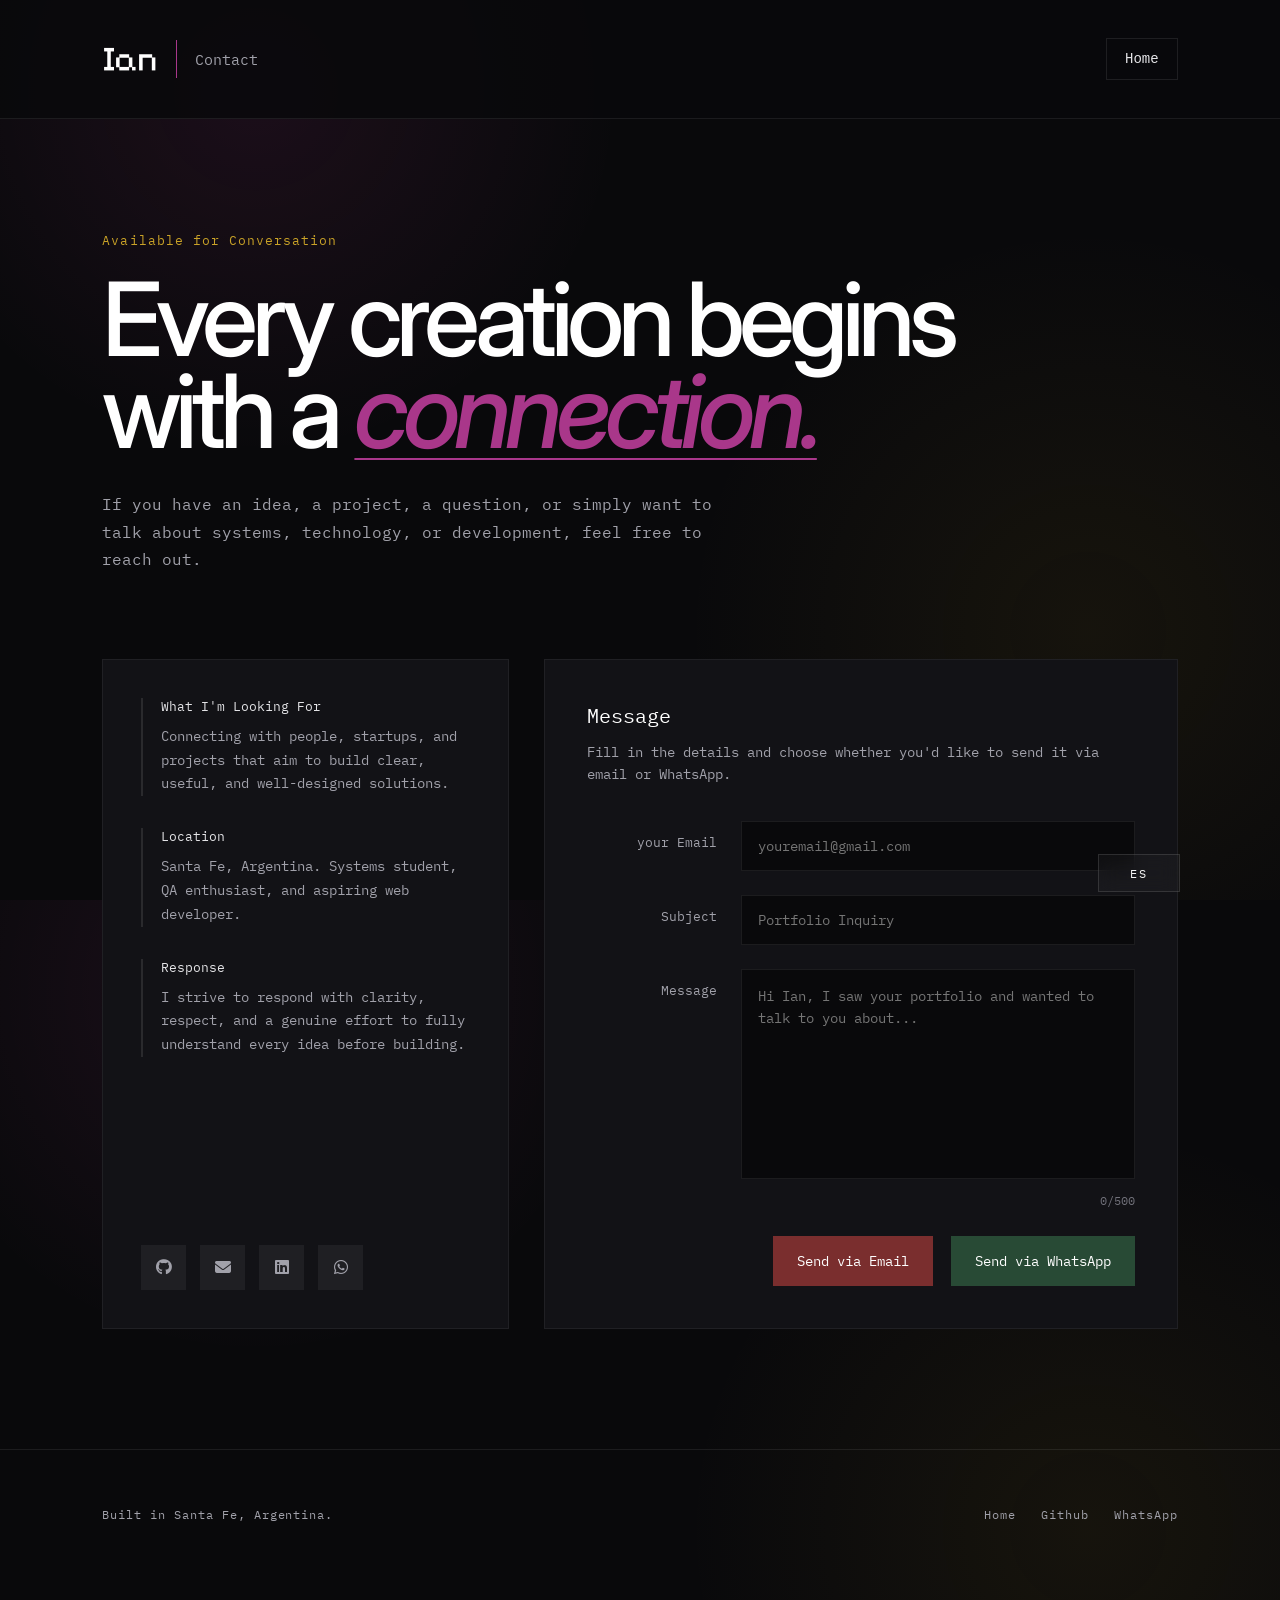
<file: contact.html>
<!DOCTYPE html>
<html lang="es">

<head>
    <meta charset="UTF-8">
    <meta name="viewport" content="width=device-width, initial-scale=1.0">
    <title>Contact | Ian</title>

    <meta name="description"
        content="Contact page of Ian Gómez Kurgansky. Personal portfolio, systems analysis, QA, and web development.">
    <meta name="author" content="Ian Gómez Kurgansky">
    <meta name="theme-color" content="#09090B">

    <link rel="stylesheet" href="style.css">

    <link rel="preconnect" href="https://fonts.googleapis.com">
    <link rel="preconnect" href="https://fonts.gstatic.com" crossorigin>
    <link
        href="https://fonts.googleapis.com/css2?family=IBM+Plex+Mono:wght@400;500&family=Inter:wght@400;500;600;700;800&family=Libre+Caslon+Condensed:wght@400;500;600;700&family=Pixelify+Sans:wght@400..700&family=Quicksand:wght@300;400;500;600;700&display=swap"
        rel="stylesheet">

    <link rel="stylesheet" href="https://cdnjs.cloudflare.com/ajax/libs/font-awesome/6.5.1/css/all.min.css">
    <link rel="icon" type="image/png" href="../img/favicon.png">
</head>

<body class="bodycontacto">
    <div class="contenedor-linea">
        <div class="linea-progreso"></div>
    </div>

    <header class="header-contacto">
        <nav class="nav-contacto">
            <a href="EN.html" class="marca-contacto">
                <span class="marca-eco">Ian</span>
                <span class="marca-linea"></span>
                <span class="marca-texto">Contact</span>
            </a>

            <a href="EN.html" class="volver-inicio">
                Home
            </a>
        </nav>
    </header>

    <main class="main-contacto">

        <section class="hero-contacto">
            <div class="contacto-etiqueta encantamiento" data-texto="Available for Conversation">
                Available for Conversation
            </div>
            <h1 class="titulo-contacto">
                Every creation begins with a <span>connection.</span>
            </h1>

            <p class="texto-contacto">
                If you have an idea, a project, a question, or simply want to talk about systems, technology, or
                development, feel free to reach out.
            </p>
        </section>

        <section class="zona-contacto">

            <aside class="panel-contacto">
                <div class="panel-bloque">
                    <span class="panel-titulo">What I'm Looking For</span>
                    <p>Connecting with people, startups, and projects that aim to build clear, useful, and well-designed
                        solutions.</p>
                </div>

                <div class="panel-bloque">
                    <span class="panel-titulo">Location</span>
                    <p>Santa Fe, Argentina. Systems student, QA enthusiast, and aspiring web developer.</p>
                </div>

                <div class="panel-bloque">
                    <span class="panel-titulo">Response</span>
                    <p>I strive to respond with clarity, respect, and a genuine effort to fully understand every idea
                        before building.
                    </p>
                </div>

                <div class="redes-contacto">
                    <a href="https://github.com/iangomezzky" target="_blank"><i class="fa-brands fa-github"></i></a>
                    <a href="https://mail.google.com/mail/?view=cm&fs=1&to=iangomezkurgansky@gmail.com"
                        target="_blank"><i class="fa-solid fa-envelope"></i></a>
                    <a href="https://www.linkedin.com/feed/" target="_blank"><i class="fa-brands fa-linkedin"></i></a>
                    <a href="https://wa.me/543425147213?text=Hola%20Ian,%20vi%20tu%20portfolio%20y%20quiero%20contactarte."
                        target="_blank"><i class="fa-brands fa-whatsapp"></i></a>
                </div>
            </aside>

            <section class="formcontacto-nuevo">
                <div class="form-header">
                    <span>Message</span>
                    <p>Fill in the details and choose whether you'd like to send it via email or WhatsApp.</p>
                </div>

                <div class="campo-contacto">
                    <label for="emailContacto">your Email</label>
                    <input id="emailContacto" type="email" placeholder="youremail@gmail.com">
                </div>

                <div class="campo-contacto">
                    <label for="asuntoContacto">Subject</label>
                    <input id="asuntoContacto" type="text" placeholder="Portfolio Inquiry">
                </div>

                <div class="campo-contacto">
                    <label for="mensajeContacto">Message</label>
                    <textarea id="mensajeContacto" maxlength="500"
                        placeholder="Hi Ian, I saw your portfolio and wanted to talk to you about..."></textarea>
                </div>

                <div class="contador-contacto">
                    <span id="contadorMensaje">0</span>/500
                </div>

                <div class="acciones-contacto">
                    <button type="button" id="enviarMail" class="btn-contacto btn-mail">
                        Send via Email
                    </button>

                    <button type="button" id="enviarWsp" class="btn-contacto btn-wsp">
                        Send via WhatsApp
                    </button>
                </div>
            </section>

        </section>

    </main>

    <footer class="footer-contacto">
        <div class="footer-contacto-info">
            <p>Built in Santa Fe, Argentina.</p>

            <div>
                <a href="EN.html">Home</a>
                <a href="https://github.com/iangomezzky" target="_blank">Github</a>
                <a href="https://wa.me/543425147213" target="_blank">WhatsApp</a>
            </div>
        </div>
    </footer>

    <a href="contacto.html" class="language-toggle">
        ES
    </a>

    <script src="jsportfolio.js"></script>
</body>

</html>
</file>
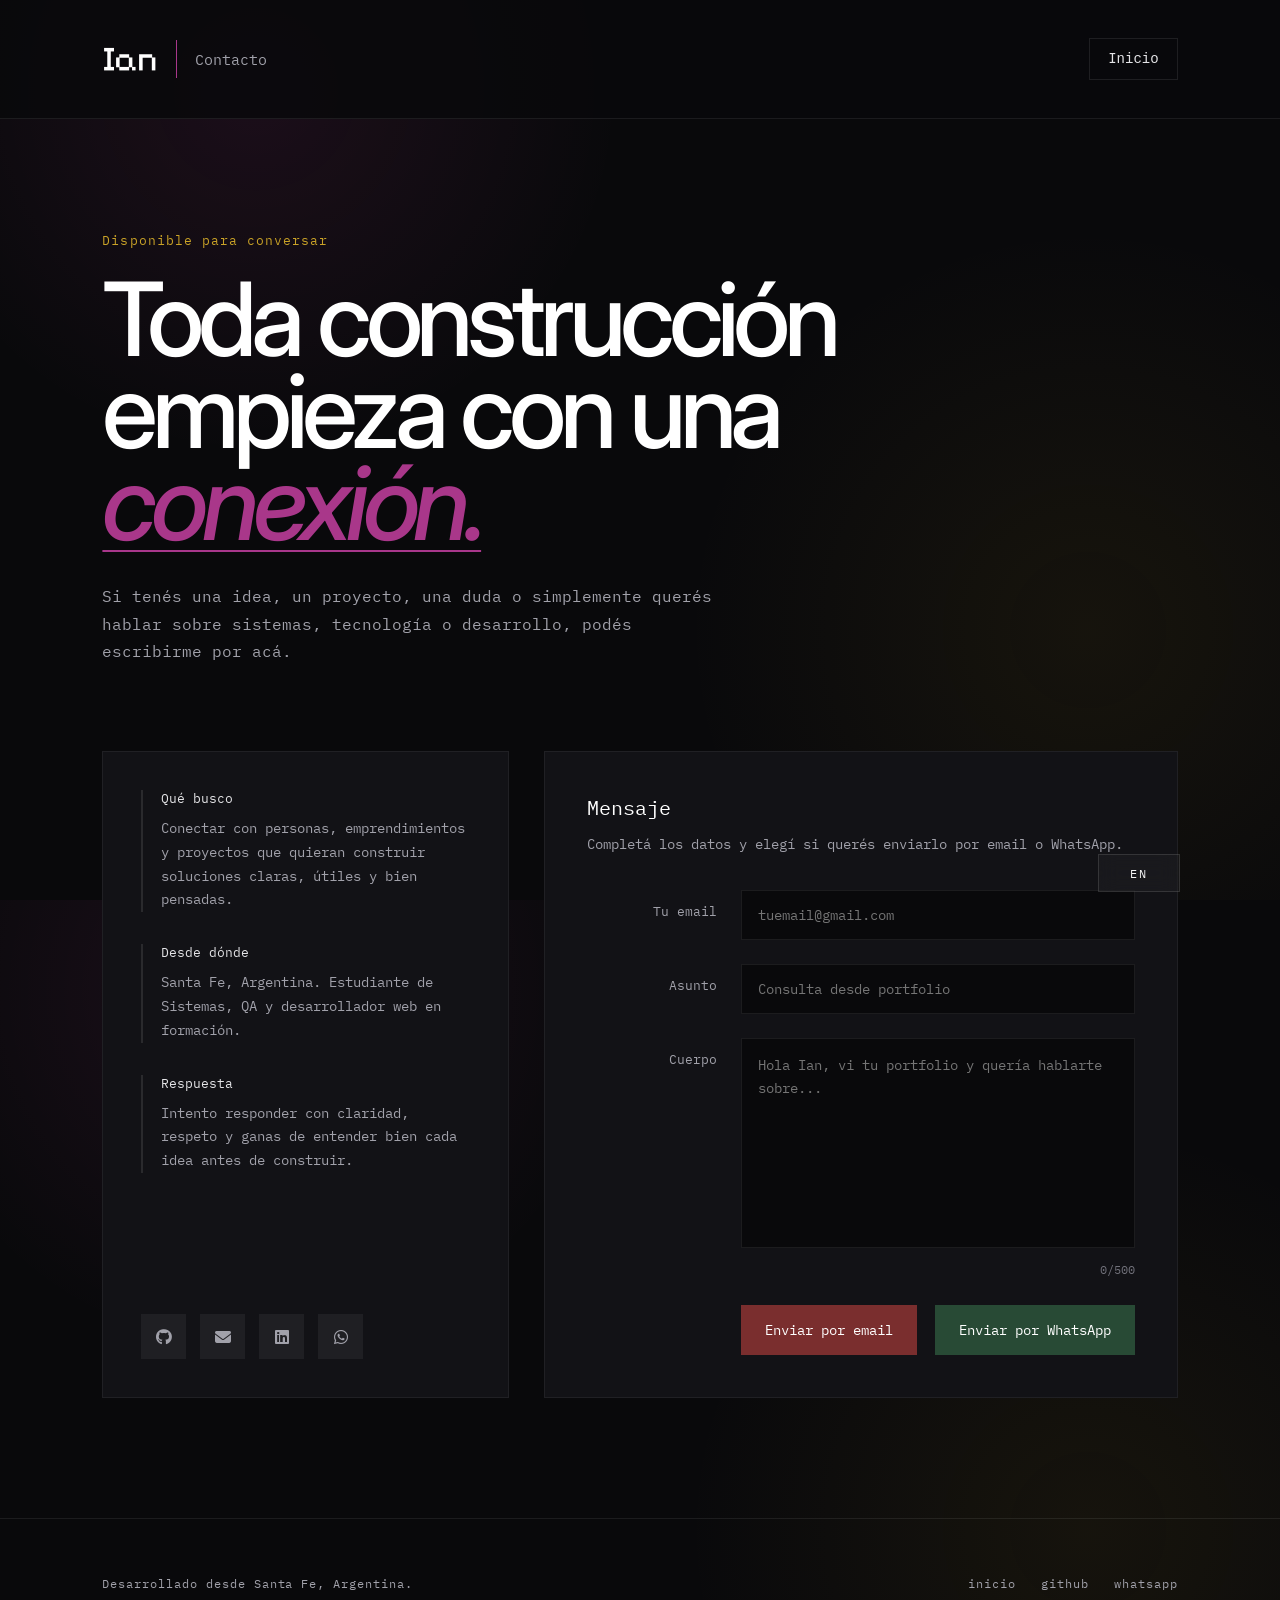
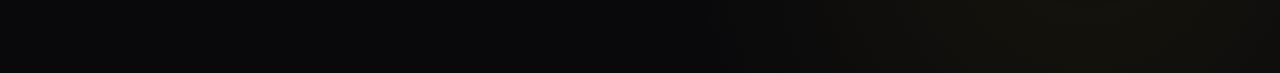
<file: contacto.html>
<!DOCTYPE html>
<html lang="es">

<head>
    <meta charset="UTF-8">
    <meta name="viewport" content="width=device-width, initial-scale=1.0">
    <title>Contacto | Ian</title>

    <meta name="description"
        content="Contacto de Ian Gómez Kurgansky. Portfolio personal, análisis de sistemas, QA y desarrollo web.">
    <meta name="author" content="Ian Gómez Kurgansky">
    <meta name="theme-color" content="#09090B">

    <link rel="stylesheet" href="style.css">

    <link rel="preconnect" href="https://fonts.googleapis.com">
    <link rel="preconnect" href="https://fonts.gstatic.com" crossorigin>
    <link
        href="https://fonts.googleapis.com/css2?family=IBM+Plex+Mono:wght@400;500&family=Inter:wght@400;500;600;700;800&family=Libre+Caslon+Condensed:wght@400;500;600;700&family=Pixelify+Sans:wght@400..700&family=Quicksand:wght@300;400;500;600;700&display=swap"
        rel="stylesheet">

    <link rel="stylesheet" href="https://cdnjs.cloudflare.com/ajax/libs/font-awesome/6.5.1/css/all.min.css">
    <link rel="icon" type="image/png" href="../img/favicon.png">
</head>

<body class="bodycontacto">
    <div class="contenedor-linea">
        <div class="linea-progreso"></div>
    </div>
    <header class="header-contacto">
        <nav class="nav-contacto">
            <a href="index.html" class="marca-contacto">
                <span class="marca-eco">Ian</span>
                <span class="marca-linea"></span>
                <span class="marca-texto">Contacto</span>
            </a>

            <a href="index.html" class="volver-inicio">
                Inicio
            </a>
        </nav>
    </header>

    <main class="main-contacto">

        <section class="hero-contacto">
            <div class="contacto-etiqueta encantamiento" data-texto="Disponible para conversar">
                Disponible para conversar
            </div>
            <h1 class="titulo-contacto">
                Toda construcción empieza con una <span>conexión.</span>
            </h1>

            <p class="texto-contacto">
                Si tenés una idea, un proyecto, una duda o simplemente querés hablar sobre sistemas, tecnología o
                desarrollo, podés escribirme por acá.
            </p>
        </section>

        <section class="zona-contacto">

            <aside class="panel-contacto">
                <div class="panel-bloque">
                    <span class="panel-titulo">Qué busco</span>
                    <p>Conectar con personas, emprendimientos y proyectos que quieran construir soluciones claras,
                        útiles y bien pensadas.</p>
                </div>

                <div class="panel-bloque">
                    <span class="panel-titulo">Desde dónde</span>
                    <p>Santa Fe, Argentina. Estudiante de Sistemas, QA y desarrollador web en formación.</p>
                </div>

                <div class="panel-bloque">
                    <span class="panel-titulo">Respuesta</span>
                    <p>Intento responder con claridad, respeto y ganas de entender bien cada idea antes de construir.
                    </p>
                </div>

                <div class="redes-contacto">
                    <a href="https://github.com/iangomezzky" target="_blank"><i class="fa-brands fa-github"></i></a>
                    <a href="https://mail.google.com/mail/?view=cm&fs=1&to=iangomezkurgansky@gmail.com"
                        target="_blank"><i class="fa-solid fa-envelope"></i></a>
                    <a href="https://www.linkedin.com/feed/" target="_blank"><i class="fa-brands fa-linkedin"></i></a>
                    <a href="https://wa.me/543425147213?text=Hola%20Ian,%20vi%20tu%20portfolio%20y%20quiero%20contactarte."
                        target="_blank"><i class="fa-brands fa-whatsapp"></i></a>
                </div>
            </aside>

            <section class="formcontacto-nuevo">
                <div class="form-header">
                    <span>Mensaje</span>
                    <p>Completá los datos y elegí si querés enviarlo por email o WhatsApp.</p>
                </div>

                <div class="campo-contacto">
                    <label for="emailContacto">Tu email</label>
                    <input id="emailContacto" type="email" placeholder="tuemail@gmail.com">
                </div>

                <div class="campo-contacto">
                    <label for="asuntoContacto">Asunto</label>
                    <input id="asuntoContacto" type="text" placeholder="Consulta desde portfolio">
                </div>

                <div class="campo-contacto">
                    <label for="mensajeContacto">Cuerpo</label>
                    <textarea id="mensajeContacto" maxlength="500"
                        placeholder="Hola Ian, vi tu portfolio y quería hablarte sobre..."></textarea>
                </div>

                <div class="contador-contacto">
                    <span id="contadorMensaje">0</span>/500
                </div>

                <div class="acciones-contacto">
                    <button type="button" id="enviarMail" class="btn-contacto btn-mail">
                        Enviar por email
                    </button>

                    <button type="button" id="enviarWsp" class="btn-contacto btn-wsp">
                        Enviar por WhatsApp
                    </button>
                </div>
            </section>

        </section>

    </main>

    <footer class="footer-contacto">
        <div class="footer-contacto-info">
            <p>Desarrollado desde Santa Fe, Argentina.</p>

            <div>
                <a href="index.html">inicio</a>
                <a href="https://github.com/iangomezzky" target="_blank">github</a>
                <a href="https://wa.me/543425147213" target="_blank">whatsapp</a>
            </div>
        </div>
    </footer>

    <a href="contact.html" class="language-toggle">
        EN
    </a>

    <script src="jsportfolio.js"></script>
</body>

</html>
</file>
<file: style.css>
html {
    scrollbar-width: thin;
    scrollbar-color: #3F3F46 #09090B;
    scroll-behavior: smooth;
}

html,
body {
    height: 100%;
    width: 100%;
    margin: 0;

}

::selection {
    background-color: #282828;
    color: #ffffff;
}

body {
    background-color: rgb(9, 9, 11);
    color: aliceblue;
    font-family: 'Inter', sans-serif;
    display: flex;
    flex-direction: column;
    animation: aparecerPagina 0.5s ease;



}









@keyframes aparecerPagina {
    from {
        opacity: 0;
        transform: translateY(10px);
    }

    to {
        opacity: 1;
        transform: translateY(0);
    }
}

main {
    flex: 1;
}

.oculto {
    opacity: 0;
    transform: translateY(10px);
    transition: all 2s ease;
}

.mostrar {
    opacity: 1;
    transform: translateY(0);
}


.header {

    top: 0;
    z-index: 100;
    color: #ffffff;
    background-color: rgb(9, 9, 11);
    border-style: solid;
    border: none;
    border-bottom: 1px solid rgba(241, 241, 241, 0.08);

}

/* splash */

.splash {
    position: fixed;
    top: 0;
    left: 0;
    width: 100%;
    min-height: 100vh;
    min-height: 100dvh;
    background-color: #09090B;
    color: aliceblue;
    display: flex;
    justify-content: center;
    align-items: center;
    z-index: 999999;
    transition: opacity 1.2s ease, visibility 1.2s ease;
}

.splash-content {
    max-width: 900px;
    padding: 30px;
    text-align: center;
}

.splash-frase {
    font-size: 32px;
    line-height: 1.1;
    font-family: 'Libre Caslon Condensed', serif;
    font-weight: 400;
    margin: 0;
    opacity: 0;
    transform: translateX(35px);
    animation: aparecerFrase 2s ease forwards;
}

.splash-autor {
    display: block;
    margin-top: 50px;
    margin-left: 250px;
    font-family: 'IBM Plex Mono', monospace;
    font-size: 13px;
    letter-spacing: 2px;
    color: #A1A1AA;
    opacity: 0;
    transform: translateX(25px);
    animation: aparecerFrase 2s ease forwards;
    animation-delay: 0.6s;
}

.splash.ocultar {
    opacity: 0;
    visibility: hidden;
}

@keyframes aparecerFrase {
    from {
        opacity: 0;
        transform: translateX(35px);
    }

    to {
        opacity: 1;
        transform: translateX(0);
    }
}


/*----------------------------------------------*/

#sobremi {
    scroll-margin-top: 320px;
}

#proyectos {
    scroll-margin-top: 320px;
}

#habilidades {
    scroll-margin-top: 320px;
}

#contacto {
    scroll-margin-top: 320px;
}

.plus-logica,
.plus-calidad,
.plus-ambicion,
.plus-posible {
    position: relative;
}

.plus-logica::before,
.plus-calidad::before,
.plus-ambicion::before,
.plus-posible::before {
    content: "+";
    position: absolute;
    right: -10px;
    top: 40px;
    display: inline-block;
    font-size: 20px;
    opacity: 0.8;
    font-family: 'IBM Plex Mono', monospace;
    transition: transform 0.4s ease, opacity 0.4s ease;
    transform-origin: center center;
}

.plus-logica::before {
    color: #C9A227;
}

.plus-calidad::before {
    color: #22C55E;
}

.plus-ambicion::before {
    color: #60A5FA;
}

.plus-posible::before {
    color: #F472B6;
}

.plus-logica:hover::before,
.plus-calidad:hover::before,
.plus-posible:hover::before,
.plus-ambicion:hover::before {
    opacity: 1;
    transform: rotate(360deg);
}


/* H1 hover de las palabras*/

.palabra-logica {
    color: #ffffff;
    transition: 0.3s;
}

.palabra-calidad {
    color: #22C55E;
    transition: 0.3s;
}

.palabra-ambicion {
    color: #60A5FA;
    transition: 0.3s;
}

.palabra-posible {
    color: #F472B6;
    transition: 0.3s;
}


/* =======================*/

.divtextos {
    display: flex;
    justify-content: flex-end;
    align-items: flex-end;
    text-align: justify;
    width: 30%;
    margin-top: 200px;
    margin-right: 50px;
    position: relative;
    font-size: 17px;
    transform: none;
    transition: 0.4s;
}




/* =======================*/

.puntito {
    font-family: "Pixelify Sans", sans-serif;

    animation: titila 1s steps(1) infinite;
}

@keyframes titila {

    0%,
    49% {
        color: white;
    }

    50%,
    100% {
        color: transparent;
    }
}

/* =======================*/

.texto-explicacion {

    max-width: 450px;

    position: absolute;

    right: 0;
    top: 0;

    opacity: 0;

    transition: opacity 0.3s ease;
}

.texto {
    filter: blur(0);
    transition: filter 0.3s ease;
}


/* =======================*/

.edadh1:has(.palabra:hover) .hero-frase {

    transition: 0.3s, ;

}

.edadh1:has(.palabra:hover) .palabra {

    transition: 0.3s;

}

.hero-frase span {
    transition: filter 0.3s ease;
}

.edadh1:has(.palabra:hover) .hero-frase span {
    filter: blur(4px);
}

.edadh1:has(.palabra:hover) .hero-frase .palabra:hover {
    filter: blur(0px) !important;
    cursor: crosshair;
}

/* =======================*/


/* =======================*/

.edadh1:has(.palabra-logica:hover) .texto-logica {
    opacity: 1;
    color: #C9A227;

}

.edadh1:has(.palabra-calidad:hover) .texto-calidad {
    opacity: 1;
    color: #22C55E;
}

.edadh1:has(.palabra-ambicion:hover) .texto-ambicion {
    opacity: 1;
    color: #60A5FA;
}

.edadh1:has(.palabra-posible:hover) .texto-posible {
    opacity: 1;
    color: #F472B6;

}


/*----------------------------------------------*/

.contenedor-linea {
    position: fixed;
    bottom: 0;
    left: 0;
    width: 100%;
    height: 6px;

    z-index: 238283482834;
}

.linea-progreso {
    width: 0;
    height: 100%;
    animation: crecer-linea linear forwards;
    animation-timeline: scroll();
    background-color: #ffffff;
    border-radius: 10px;
}

@keyframes crecer-linea {
    from {
        width: 0%;
    }

    to {

        width: 100%;
    }
}


/*barra */

.nombreh2 {
    font-weight: 300;
    font-family: "Pixelify Sans", sans-serif;
    font-optical-sizing: auto;
    font-style: normal;
    color: rgb(255, 255, 255);
    display: flex;
    margin: 0;
    font-size: 35px;
    position: absolute;
    transform: translateX(130px);
}

#ian2 {
    transform: translateX(170px);
    opacity: 0.3;
}

#ian3 {

    margin-top: 30px;
    transform: translateX(134px);
    opacity: 0.2;
    color: rgb(255, 255, 255);
}

#ian4 {
    transform: translate(180px, 17px);
    opacity: 0.1;
}

.punto {
    color: rgb(9, 9, 11);
}

.barra {

    display: flex;
    justify-content: space-between;
    align-items: center;
    padding: 40px 8%;
    position: relative;
    background-color: rgba(13, 13, 16, 0.416);
    margin-bottom: 15px;
    margin-top: 15px;
}

.modulos {
    list-style-type: none;
    display: flex;
    gap: 50px;
    margin: 0;
    padding: 0;

    font-family: "Geist Mono", monospace;
    font-weight: 400;
    letter-spacing: 0.02em;
    position: absolute;
    left: 50%;
    transform: translateX(-50%);

}

.modulos li {
    display: flex;
    align-items: center;
    font-size: 13px;
}

.modulos a {
    font-family: "JetBrains Mono", monospace;
    text-decoration: none;
    font-size: 14px;
    font-weight: 400;
    letter-spacing: 0.03em;

    color: rgba(255, 255, 255, 0.884);
}


.modulos a:hover {
    color: white;
}

.modulos2,
.modulocontacto {
    margin: 0;
    display: flex;


}

.modulos2 {
    transform: translateX(80px);
}

.modulocontacto {
    transform: translateX(400px);
}


.moduloprincipal {
    border: 1px solid transparent;
    padding: 10px;
    transition: 0.01s;
}

.moduloprincipal:hover {
    animation: bordeTitilar 0.22s infinite;
}

@keyframes bordeTitilar {

    50% {
        border-color: white;
    }




}

.contacto {
    display: flex;
    margin-top: -4px;
    border: 1px solid transparent;
    cursor: pointer;

}



.contenedordorp {
    position: relative;


}

.listadrop {
    background-color: #09090B;
    border-style: solid;
    padding: 12px 18px;
    border-radius: 10px;
    position: absolute;
    margin-top: 2px;
    top: calc(100% + 15px);
    right: -430px;
    display: flex;
    gap: 30px;
    list-style: none;
    z-index: 99999;
    opacity: 0;
    transform: translateY(-20px) scale(0.9);
    pointer-events: none;

}

.ocultoliste {
    display: none;
    transition: 10s ease;
}



.listadrop.activo {
    display: flex;
    animation: desplegar 0.25s steps(6);
    opacity: 1;
    transform: translateY(0) scale(1);
    pointer-events: auto;
}

@keyframes desplegar {
    0% {
        opacity: 0;
        transform: translateY(-15px);
        filter: blur(10px);
    }

    20% {
        transform: translateX(-5px);
    }

    40% {
        transform: translateX(5px);
    }

    60% {
        transform: translateX(-3px);
    }

    100% {
        opacity: 1;
        transform: translateX(0);
        filter: blur(px);
    }
}

/*___________________________________*/

/* heroe dea */
.edadh1 {
    display: flex;
    align-items: flex-start;
    gap: 30px;

    margin: 80px 100px 0 100px;
}

.grupoedad {
    flex-shrink: 0;

    width: 120px;

    margin: 0;
    padding-top: 10px;
}

.spanedad {
    white-space: nowrap;
    font-family: "JetBrains Mono", monospace;
    font-size: 13px;
    color: #71717A;
    letter-spacing: 0.08em;
}

#miarticulo {
    flex: 1;
    width: auto;
    min-height: auto;
    display: flex;
    flex-direction: column;
    align-items: flex-start;
    padding: 0;
    margin: 0;
}

.hero-frase {
    max-width: 1000px;
    font-size: 80px;
    line-height: 0.9;
    font-weight: 500;
    margin: 0;
    margin-bottom: 30px;
    text-align: left;
    letter-spacing: -0.06em;
    transition: 0.4s;
    transform: none;
    font-family: "Geist Variable", ui-sans-serif, system-ui,
        -apple-system, "Segoe UI", Roboto, Helvetica, Arial, sans-serif;

    font-feature-settings:
        "cv11" 1,
        "ss01" 1,
        "ss02" 1;
}

.EN .hero-frase {
    max-width: 1200px;
    font-size: 74px;
    line-height: 0.9;
    font-weight: 500;
    margin: 0;
    margin-bottom: 30px;
    text-align: left;
    letter-spacing: -0.06em;
    transition: 0.4s;
    transform: none;
    font-family: "Geist Variable", ui-sans-serif, system-ui,
        -apple-system, "Segoe UI", Roboto, Helvetica, Arial, sans-serif;

    font-feature-settings:
        "cv11" 1,
        "ss01" 1,
        "ss02" 1;

}


.palabra-logica {
    color: #ffffff;
    font-style: italic;
    text-decoration: underline;
    text-decoration-thickness: 2px;
    text-underline-offset: 10px;
}

.palabra-calidad {
    color: #ffffff;
    font-style: italic;
    text-decoration: underline;
    text-decoration-thickness: 2px;
    text-underline-offset: 10px;
}

.palabra-ambicion {
    color: #ffffff;
    font-style: italic;
    text-decoration: underline;
    text-decoration-thickness: 2px;
    text-underline-offset: 10px;
}

.palabra-posible {
    color: #ffffff;
    font-style: italic;
    text-decoration: underline;
    text-decoration-thickness: 2px;
    text-underline-offset: 10px;
}

#presentacion {
    margin-top: 30px;
    color: #A1A1AA;
    font-size: 18px;
}


.sectioninfo {
    display: flex;
    justify-content: space-between;
    align-items: flex-start;
    margin-left: 120px;
    margin-right: 120px;
    margin-top: 100px;
    margin-bottom: 200px;
    padding: 30px 0;

    border-top: 1px solid rgba(255, 255, 255, 0.08);
    border-bottom: 1px solid rgba(255, 255, 255, 0.08);
}

.info-item {
    display: flex;
    flex-direction: column;
    gap: 12px;
    margin-left: 30px;
    margin-right: 30px;
}

.titulo {
    font-size: 12px;
    letter-spacing: 0.15em;
    color: #71717A;
    font-family: 'JetBrains Mono', monospace;
}

.valor {
    font-size: 16px;
    color: #E4E4E7;
    font-family: 'JetBrains Mono', monospace;
}











/*BOTONES DEL CVVVVV*/
.vercv {
    background-color: #6B4A4A;
}

.vercv:hover {
    background-color: #8A5A5A;
}

.botones-cv {
    margin-top: 0px;
    height: 220px;
    display: flex;
    flex: 0.4;
    flex-direction: column;
    gap: 0px;
    transition: flex 0.5s ease, background-color 0.4s ease, color 0.4s ease;
}


.botones-cv a {
    font-family: 'IBM Plex Mono', monospace;
    background-color: #1F1F23;
    color: #A1A1AA;
    flex: 1;
    text-decoration: none;
    padding: 0px 40px;
    font-size: 18px;
    display: flex;
    justify-content: center;
    align-items: center;
    min-width: 180px;
    min-height: 90px;
    transition: flex 0.5s ease, background-color 0.5s ease, color 0.5s ease, transform 0.5s ease;
}

.botones-cv .vercv {
    background-color: #d55656;
    transition: 0.6s;
}

.botones-cv .vercv:hover {
    background-color: #a53333;
    flex: 2;
    transition: 0.6s;
}

.botones-cv .descargarcv {
    background-color: #7A2E2E;
    transition: 0.6s;
}

.botones-cv .descargarcv:hover {
    background-color: #F44747;
    flex: 2;
    transition: 0.6s;
}


/*trayectoria */

.trayectoria {
    margin-left: 69px;
    margin-top: 90px;
    margin-bottom: 25px;
}

.titulo-trayectoria {
    font-family: 'IBM Plex Mono', monospace;
    color: #A1A1AA;
    font-size: 20px;
    margin: 0;
}

.parentesisjs {
    color: #C9B458;
}


/* seccion descrip*/


.miarticulo2 {
    border: none;
    display: flex;
    margin: 0px 100px 10px 100px;
    margin-bottom: 0px;
    overflow: hidden;
    background-color: #121216;

}


.texto-articulo {
    flex: 2;
    padding: 35px 50px;
    display: flex;
    align-items: center;
    background: #121216;
}

.texto-articulo-parrafo {
    font-family: 'IBM Plex Mono', monospace;
    color: #E5E5E5;
    font-size: 20px;
    line-height: 1.5;
    margin: 0px;
    padding: 0;
    max-width: 600px;
}

.vacio {
    flex: 1;
    background-color: #121216;
}

.descripcion {
    font-family: 'IBM Plex Mono', monospace;
    flex: 0.4;
    background-color: #1F1F23;
    color: #A1A1AA;
    font-size: 20px;
    text-decoration: none;
    padding: 35px 50px;
    display: flex;
    justify-content: center;
    align-items: center;
    transition: flex 0.5s ease, sbackground-color 0.3s ease, color 0.3s ease;


}

.descripcion:hover {
    background-color: #2A2A30;
    color: white;
    flex: 1;
}





/*trayectoria cv y trayectoria*/
.trayectoria2 {
    margin-left: 100px;
    margin-top: 20px;
    margin-bottom: 175px;
}





/*----------------------------------------------*/
.titulo-trayectoria2 {
    font-family: 'IBM Plex Mono', monospace;
    color: #A1A1AA;
    font-size: 20px;
    margin-top: 0px;
}

.trayectoriacv {
    margin-left: 69px;
    margin-top: 80px;
    margin-bottom: 25px;

}

.sql {
    color: #F44747;
}

.sqlfinal {
    color: #F44747;
}


.titulo-trayectoriacv {
    font-family: 'IBM Plex Mono', monospace;
    color: #A1A1AA;
    font-size: 20px;
    margin: 0;
    margin-left: 0px;
}

/* CV SECCION */
.miarticulo2cv {
    border: none;
    display: flex;
    margin: 0 100px 10px 100px;
    overflow: hidden;
    background-color: #121216;

}


.texto-articulocv {
    flex: 2;
    padding: 35px 50px;
    display: flex;
    align-items: center;
    background: #121216;
}

.texto-articulo-parrafocv {
    font-family: 'IBM Plex Mono', monospace;
    color: #E5E5E5;
    font-size: 20px;
    line-height: 1.5;
    margin: 0;
    padding: 0;
    max-width: 600px;

}

.vaciocv {
    flex: 1;
    background-color: #121216;
}

.descripcion {
    font-family: 'IBM Plex Mono', monospace;
    flex: 0.4;
    background-color: #a8954eaa;
    color: #A1A1AA;
    font-size: 20px;
    text-decoration: none;
    padding: 35px 50px;
    display: flex;
    justify-content: center;
    align-items: center;
    transition: flex 0.5s ease, background-color 0.5s ease, color 0.5s ease;


}

.descripcion:hover {
    background-color: #B6A455;
    color: white;
    flex: 0.6;
    transition: 0.5s;
}


/* ARTICULO MATES*/

.mates {
    color: #4A5578;
    font-size: 23px;
}


.miarticulo2mates {
    border: none;
    display: flex;
    margin: 0 100px 10px 100px;
    overflow: hidden;
    background-color: #121216;

}


.texto-articulomates {
    flex: 2;
    padding: 35px 50px;
    display: flex;
    align-items: center;
    background: #121216;
}

.texto-articulo-parrafomates {
    font-family: 'IBM Plex Mono', monospace;
    color: #E5E5E5;
    font-size: 20px;
    line-height: 1.5;
    margin: 0;
    padding: 0;
    max-width: 600px;
}

.vaciomates {
    flex: 1;
    background-color: #121216;
}

.descripcionmates {
    font-family: 'IBM Plex Mono', monospace;
    flex: 0.4;
    background-color: #3A3F52;
    color: #A1A1AA;
    font-size: 20px;
    text-decoration: none;
    padding: 35px 50px;
    display: flex;
    justify-content: center;
    align-items: center;
    transition: flex 0.5s ease, background-color 0.7s ease, color 0.7s ease;


}

.descripcionmates:hover {
    background-color: #4A5578;
    color: white;
    flex: 0.6;
    transition: 0.5s;
}






/* CONTACTO*/

.contactop {
    font-family: 'IBM Plex Mono', monospace;
    color: #A1A1AA;
    font-size: 20px;
    margin-left: 69px;
    margin-top: 90px;
    margin-bottom: 25px;
}

.contactotitulo {
    color: #ff50d0a6;
}





.contacto {
    color: #4A5578;
    /*4A5578 #7C9DFF*/
    font-size: 23px;
}


.miarticulo2contacto {
    border: none;
    display: flex;
    margin: 0 100px 10px 100px;
    overflow: hidden;
    background-color: #121216;

}


.texto-articulocontacto {
    flex: 2;
    padding: 35px 50px;
    display: flex;
    align-items: center;
    background: #121216;
}

.texto-articulo-parrafocontacto {
    font-family: 'IBM Plex Mono', monospace;
    color: #E5E5E5;
    font-size: 20px;
    line-height: 1.5;
    margin: 0;
    padding: 10px;
    max-width: 600px;
}

.vaciocontacto {
    flex: 1;
    background-color: #121216;

}

.descripcioncontacto {
    font-family: 'IBM Plex Mono', monospace;
    flex: 0.4;
    background-color: #430833;
    color: #bcbcc5;
    font-size: 20px;
    text-decoration: none;
    padding: 35px 50px;
    display: flex;
    justify-content: center;
    align-items: center;
    transition: flex 0.5s ease, background-color 0.7s ease, color 0.7s ease;


}

.descripcioncontacto:hover {
    background-color: #74166A;
    color: white;
    flex: 0.6;
    transition: 0.5s;
}








/* footer chaval */

.footercompleto {
    background-color: rgb(9, 9, 11);
    color: #A1A1AA;
    padding: 40px 8% 70px;
}

.footer-info {
    max-width: 995px;
    margin: 0 auto;
    display: flex;
    justify-content: space-between;
    align-items: center;
}

.footer-info p {
    color: #A1A1AA;
}

.made {
    color: #A1A1AA;
    font-family: 'IBM Plex Mono', monospace;
    font-size: 12px;
    letter-spacing: 2px;
    margin: 0;
}

.footer-links {
    width: 400px;
    display: flex;
    justify-content: space-between;
    align-items: center;
}

.footer-links a {
    color: #A1A1AA;
    font-family: 'IBM Plex Mono', monospace;
    font-size: 12px;
    letter-spacing: 2px;
    text-decoration: none;
}

.footer-links a:hover {
    color: white;
}

/*frasee*/

.footer-frase {
    max-width: 1050px;
    margin: 45px auto 0;
}

.footer-frase p {
    font-size: 60px;
    line-height: 1;
    font-family: 'Libre Caslon Condensed', serif;
    margin: 0;
}

#palabracolor {
    font-style: italic;
    color: #C9A227;
}

/*==================================*/
/*PaGiNa CoNtAcTo*/

/*==================================*/

.b {
    display: flex;
    align-items: center;
    position: relative;
}

.nombreh2 {
    display: flex;
    align-items: center;
    margin: 0;
}

.desplieguecon {
    position: absolute;
    left: -10px;
    top: 50%;
    z-index: 1;

    display: flex;
    align-items: center;

    opacity: 0;
    font-size: 18px;

    transform: translate(-100px, -50%);
    animation: entradaDespliegue 0.8s ease-out forwards;
}

@keyframes entradaDespliegue {
    to {
        opacity: 1;
        transform: translate(40px, -50%);
    }
}

.barraentrenumycon {
    z-index: 1;
    color: #ff50d0a6;
    transform: scaleY(2.5);
}

.contenedorcontacto {
    font-family: 'IBM Plex Mono', monospace;
}

.contrato {
    font-family: "Quicksand", sans-serif;
    font-optical-sizing: auto;
    font-weight: 300;
    font-style: normal;
    width: 100%;
    display: flex;
    justify-content: center;
    margin-top: 100px;
    align-items: center;
    color: gray;
    font-size: 40px;
    transform: translateY(-15px);
    gap: 20px;

}

.conocerme {
    text-decoration: line-through;
    text-decoration-thickness: 1.5px;
}

.formcontacto {
    background-color: #1F1F23;
    display: flex;
    flex-direction: column;

    width: 80%;
    max-width: 1200px;

    margin: 80px auto;
    padding: 60px 70px;
    box-sizing: border-box;
}

.dequien {
    display: grid;
    grid-template-columns: 120px 1fr;
    align-items: center;
    gap: 25px;

    width: 100%;
    margin: 0 0 25px 0;
}

.autormensaje p {
    margin: 0;
    text-align: right;
}

.divemail {
    width: 100%;
}

.pemail {
    width: 30%;
    height: 35px;

    border: none;
    outline: none;

    box-sizing: border-box;
}

.divasuntoemail {
    width: 100%;
}

.asuntopemail {
    width: 100%;
    height: 35px;

    border: none;
    outline: none;

    box-sizing: border-box;
}


.botones {
    display: flex;
    align-items: center;
    gap: 0;
    margin-top: -20px;
    margin-left: 885px;
    margin-bottom: 0;
}

.botones button {
    padding: 12px 18px;

    border: none;
    cursor: pointer;

    transition: opacity 0.5s ease;
}

.botones button:hover {
    opacity: 0.7;
}


.cuerpo {
    display: flex;

}

.spancuerpo {
    display: flex;
    margin-left: 60px;
    transform: translateY(70px);
}

.contenedor-textarea {
    width: calc(100% - 145px);
    height: 220px;

    margin-left: 145px;

    box-sizing: border-box;
}

.textareacontacto {
    width: 100%;
    height: 100%;

    resize: none;

    min-width: 100%;
    max-width: 100%;

    min-height: 100%;
    max-height: 100%;

    padding: 12px;

    border: none;
    outline: none;

    box-sizing: border-box;
}

.contenedor-textarea ::selection,
.divemail ::selection,
.pemail ::selection {
    color: #000000a2;
    background-color: rgba(0, 123, 255, 0.448);
}



.botonesenviarform {
    display: flex;
    gap: 20px;
    justify-content: flex-end;
    margin-right: 150px;
    margin-top: 40px;
}

.enviarmail,
.enviarwsp {
    padding: 14px 28px;
    font-size: 20px;
    border: 1px solid rgba(255, 255, 255, 0.1);
    border-radius: 8px;
    background-color: rgba(255, 255, 255, 0.03);
    color: aliceblue;
    transition: all 0.3s ease;
}

.enviarmail:hover,
.enviarwsp:hover {
    background-color: rgba(255, 255, 255, 0.08);
    transform: translateY(-2px);



}


/* ==========================================================
   CoNtAcTo
   ========================================================== */

.bodycontacto {
    background:
        radial-gradient(circle at 20% 10%, rgba(255, 80, 208, 0.08), transparent 28%),
        radial-gradient(circle at 85% 70%, rgba(201, 162, 39, 0.07), transparent 32%),
        #09090B;
    min-height: 100vh;
}

.header-contacto {
    border-bottom: 1px solid rgba(255, 255, 255, 0.08);
    background-color: rgba(9, 9, 11, 0.85);
}

.nav-contacto {
    padding: 38px 8%;
    display: flex;
    justify-content: space-between;
    align-items: center;
}

.marca-contacto {
    display: flex;
    align-items: center;
    gap: 18px;
    text-decoration: none;
}

.marca-eco {
    font-family: "Pixelify Sans", sans-serif;
    font-size: 35px;
    color: white;
}

.marca-linea {
    width: 1px;
    height: 38px;
    background-color: #ff50d0a6;
}

.marca-texto {
    font-family: 'IBM Plex Mono', monospace;
    font-size: 15px;
    color: #A1A1AA;
}

.volver-inicio {
    font-family: 'JetBrains Mono', monospace;
    color: #E4E4E7;
    text-decoration: none;
    font-size: 14px;
    padding: 12px 18px;
    border: 1px solid rgba(255, 255, 255, 0.09);
    transition: 0.3s;
}

.volver-inicio:hover {
    background-color: #18181B;
    color: white;
}

.main-contacto {
    flex: 1;
}

.hero-contacto {
    padding: 110px 8% 70px;
    max-width: 1100px;
}

.contacto-etiqueta {
    display: inline-flex;
    font-family: 'IBM Plex Mono', monospace;
    color: #C9A227;
    font-size: 13px;
    margin-bottom: 24px;
    letter-spacing: 0.08em;
}

.titulo-contacto {
    font-family: "Geist Variable", Inter, sans-serif;
    font-size: clamp(48px, 8vw, 105px);
    line-height: 0.9;
    letter-spacing: -0.06em;
    font-weight: 500;
    margin: 0;
    color: white;
    max-width: 1000px;
}

.titulo-contacto span {
    color: #ff50d0a6;
    font-style: italic;
    text-decoration: underline;
    text-decoration-thickness: 2px;
    text-underline-offset: 10px;
}

.texto-contacto {
    max-width: 620px;
    margin-top: 34px;
    color: #A1A1AA;
    font-family: 'IBM Plex Mono', monospace;
    font-size: 16px;
    line-height: 1.7;
}

.zona-contacto {
    display: grid;
    grid-template-columns: 0.9fr 1.4fr;
    gap: 35px;
    padding: 0 8% 120px;
}

.panel-contacto,
.formcontacto-nuevo {
    background-color: #121216;
    border: 1px solid rgba(255, 255, 255, 0.06);
}

.panel-contacto {
    padding: 38px;
    display: flex;
    flex-direction: column;
    gap: 32px;
}

.panel-bloque {
    border-left: 2px solid rgba(255, 255, 255, 0.1);
    padding-left: 18px;
}

.panel-titulo {
    display: block;
    font-family: 'IBM Plex Mono', monospace;
    color: #E4E4E7;
    font-size: 13px;
    margin-bottom: 10px;
}

.panel-bloque p {
    margin: 0;
    color: #A1A1AA;
    font-family: 'IBM Plex Mono', monospace;
    font-size: 14px;
    line-height: 1.7;
}

.redes-contacto {
    display: flex;
    gap: 14px;
    margin-top: auto;
}

.redes-contacto a {
    width: 45px;
    height: 45px;
    background-color: #1F1F23;
    color: #A1A1AA;
    display: flex;
    justify-content: center;
    align-items: center;
    text-decoration: none;
    transition: 0.3s;
}

.redes-contacto a:hover {
    background-color: #2A2A30;
    color: white;
    transform: translateY(-3px);
}

.formcontacto-nuevo {
    padding: 42px;
}

.form-header {
    margin-bottom: 35px;
}

.form-header span {
    font-family: 'IBM Plex Mono', monospace;
    color: white;
    font-size: 20px;
}

.form-header p {
    margin: 12px 0 0;
    color: #A1A1AA;
    font-family: 'IBM Plex Mono', monospace;
    font-size: 14px;
    line-height: 1.6;
}

.campo-contacto {
    display: grid;
    grid-template-columns: 130px 1fr;
    gap: 24px;
    align-items: start;
    margin-bottom: 24px;
}

.campo-contacto label {
    font-family: 'IBM Plex Mono', monospace;
    color: #A1A1AA;
    font-size: 13px;
    padding-top: 13px;
    text-align: right;
}

.campo-contacto input,
.campo-contacto textarea {
    width: 100%;
    background-color: #09090B;
    border: 1px solid rgba(255, 255, 255, 0.08);
    color: #E4E4E7;
    outline: none;
    font-family: 'IBM Plex Mono', monospace;
    font-size: 14px;
    padding: 15px 16px;
    box-sizing: border-box;
    transition: 0.3s;
}

.campo-contacto input:focus,
.campo-contacto textarea:focus {
    border-color: #C9A227;
    background-color: #0f0f12;
}

.campo-contacto textarea {
    height: 210px;
    resize: none;
    line-height: 1.6;
}

.contador-contacto {
    display: flex;
    justify-content: flex-end;
    font-family: 'IBM Plex Mono', monospace;
    font-size: 12px;
    color: #71717A;
    margin-top: -10px;
    margin-bottom: 28px;
}

.acciones-contacto {
    display: flex;
    justify-content: flex-end;
    gap: 18px;
}

.btn-contacto {
    border: none;
    cursor: pointer;
    padding: 16px 24px;
    font-family: 'IBM Plex Mono', monospace;
    font-size: 14px;
    color: white;
    transition: 0.3s;
}

.btn-mail {
    background-color: #7A2E2E;
}

.btn-wsp {
    background-color: #284A35;
}

.btn-contacto:hover {
    transform: translateY(-3px);
    filter: brightness(1.15);
}

.footer-contacto {
    padding: 45px 8% 70px;
    border-top: 1px solid rgba(255, 255, 255, 0.08);
}

.footer-contacto-info {
    display: flex;
    justify-content: space-between;
    gap: 30px;
    align-items: center;
}

.footer-contacto-info p,
.footer-contacto-info a {
    font-family: 'IBM Plex Mono', monospace;
    font-size: 12px;
    color: #A1A1AA;
    text-decoration: none;
    letter-spacing: 0.08em;
}

.footer-contacto-info div {
    display: flex;
    gap: 25px;
}

.footer-contacto-info a:hover {
    color: white;
}

.frase-footer-contacto {
    font-family: 'Libre Caslon Condensed', serif;
    font-size: clamp(38px, 7vw, 80px);
    color: white;
    margin: 10px 0 0;
    line-height: 1;
}

/* ========================================================== */

@media (max-width: 950px) {
    .zona-contacto {
        grid-template-columns: 1fr;
    }

    .hero-contacto {
        padding-top: 85px;
    }

    .campo-contacto {
        grid-template-columns: 1fr;
        gap: 10px;
    }

    .campo-contacto label {
        text-align: left;
        padding-top: 0;
    }
}

@media (max-width: 650px) {
    .nav-contacto {
        padding: 28px 6%;
    }

    .marca-eco {
        font-size: 28px;
    }

    .marca-texto {
        display: none;
    }

    .hero-contacto {
        padding: 70px 6% 50px;
    }

    .zona-contacto {
        padding: 0 6% 85px;
    }

    .panel-contacto,
    .formcontacto-nuevo {
        padding: 28px;
    }

    .acciones-contacto {
        flex-direction: column;
    }

    .btn-contacto {
        width: 100%;
    }

    .footer-contacto-info {
        flex-direction: column;
        align-items: flex-start;
    }

    .footer-contacto-info div {
        flex-direction: column;
        gap: 14px;
    }
}


.encantamiento {
    cursor: crosshair;
    transition: color 0.3s ease, text-shadow 0.3s ease;
}

.encantamiento:hover {
    color: #E6D2BF;
    text-shadow:
        0 0 8px rgba(201, 162, 39, 0.45),
        0 0 18px rgba(255, 80, 208, 0.2);
}

@media (max-width: 420px) {
    .titulo-contacto {
        font-size: 42px;
    }

    .texto-contacto {
        font-size: 14px;
    }

    .panel-contacto,
    .formcontacto-nuevo {
        padding: 22px;
    }

    .volver-inicio {
        padding: 10px 14px;
        font-size: 12px;
    }
}

/* ================='========================================
   ReSpOnSiVe DeSiGn asaj
   ========================================================== */

@media (max-width: 1100px) {
    .hero-frase {
        font-size: 52px;
    }

    #miarticulo {
        padding: 70px 6%;
    }

    .miarticulo2,
    .miarticulo2cv,
    .miarticulo2mates,
    .miarticulo2contacto {
        margin-left: 70px;
        margin-right: 70px;
    }

    .trayectoria,
    .trayectoriacv,
    .contactop {
        margin-left: 70px;
    }

    .trayectoria2 {
        margin-left: 70px;
    }

    .footer-frase p {
        font-size: 52px;
    }
}

@media (max-width: 900px) {
    .barra {
        padding: 32px 6%;
        gap: 28px;
        align-items: flex-start;
    }

    .nombreh2 {
        font-size: 26px;
        flex-wrap: wrap;
    }

    .modulos {
        gap: 22px;
        flex-wrap: wrap;
        justify-content: flex-end;
    }

    #miarticulo {
        min-height: auto;
        padding: 70px 6% 40px;
        align-items: flex-start;
    }

    .hero-frase {
        font-size: 46px;
        text-align: left;
    }

    #miarticulo:has(.palabra-logica:hover) .palabra-logica,
    #miarticulo:has(.palabra-calidad:hover) .palabra-calidad,
    #miarticulo:has(.palabra-ambicion:hover) .palabra-ambicion,
    #miarticulo:has(.palabra-posible:hover) .palabra-posible {
        font-size: 50px;
    }

    .divtextos {
        margin-right: 0;
        justify-content: flex-start;
        align-items: flex-start;
        height: 120px;
    }

    .texto-explicacion {
        left: 0;
        right: auto;
        max-width: 560px;
        text-align: left;
    }

    .miarticulo2,
    .miarticulo2cv,
    .miarticulo2mates,
    .miarticulo2contacto {
        margin-left: 45px;
        margin-right: 45px;
    }

    .texto-articulo,
    .texto-articulocv,
    .texto-articulomates,
    .texto-articulocontacto {
        padding: 32px 38px;
    }

    .descripcion,
    .descripcionmates,
    .descripcioncontacto,
    .botones-cv a {
        padding-left: 34px;
        padding-right: 34px;
    }

    .vacio,
    .vaciocv,
    .vaciomates,
    .vaciocontacto {
        flex: 0.5;
    }

    .footer-info {
        gap: 35px;
    }

    .footer-links {
        width: auto;
        gap: 26px;
        flex-wrap: wrap;
        justify-content: flex-end;
    }

    .footer-frase p {
        font-size: 46px;
    }

    .contrato {
        font-size: 34px;
        padding: 0 6%;
        box-sizing: border-box;
        text-align: center;
        flex-wrap: wrap;
    }
}

@media (max-width: 720px) {
    .barra {
        flex-direction: column;
        padding: 26px 6%;
    }

    .modulos {
        width: 100%;
        justify-content: flex-start;
        gap: 16px 22px;
    }

    .modulos a {
        font-size: 13px;
    }

    .splash-content {
        padding: 24px;
    }

    .splash-frase {
        font-size: 26px;
        line-height: 1.15;
    }

    .splash-autor {
        margin-left: 0;
        margin-top: 34px;
        font-size: 12px;
    }

    #miarticulo {
        margin-top: 10px;
        padding: 55px 6% 30px;
    }

    .hero-frase {
        font-size: 38px;
        line-height: 1.1;
    }

    #miarticulo:has(.palabra-logica:hover) .palabra-logica,
    #miarticulo:has(.palabra-calidad:hover) .palabra-calidad,
    #miarticulo:has(.palabra-ambicion:hover) .palabra-ambicion,
    #miarticulo:has(.palabra-posible:hover) .palabra-posible {
        font-size: 40px;
    }

    .divtextos {
        height: 145px;
    }

    .texto-explicacion {
        font-size: 15px;
        line-height: 1.5;
    }

    .trayectoria,
    .trayectoriacv,
    .contactop,
    .trayectoria2 {
        margin-left: 6%;
        margin-right: 6%;
    }

    .trayectoria {
        margin-top: 55px;
    }

    .trayectoria2 {
        margin-bottom: 95px;
    }

    .titulo-trayectoria,
    .titulo-trayectoria2,
    .titulo-trayectoriacv,
    .contactop {
        font-size: 16px;
    }

    .miarticulo2,
    .miarticulo2cv,
    .miarticulo2mates,
    .miarticulo2contacto {
        flex-direction: column;
        margin-left: 6%;
        margin-right: 6%;
    }

    .texto-articulo,
    .texto-articulocv,
    .texto-articulomates,
    .texto-articulocontacto {
        padding: 30px;
    }

    .texto-articulo-parrafo,
    .texto-articulo-parrafocv,
    .texto-articulo-parrafomates,
    .texto-articulo-parrafocontacto {
        font-size: 17px;
    }

    .vacio,
    .vaciocv,
    .vaciomates,
    .vaciocontacto {
        display: none;
    }

    .descripcion,
    .descripcionmates,
    .descripcioncontacto {
        min-height: 76px;
        padding: 0 30px;
    }

    .descripcion:hover,
    .descripcionmates:hover,
    .descripcioncontacto:hover {
        flex: 0.4;
    }

    .botones-cv {
        height: auto;
        flex-direction: row;
    }

    .botones-cv a {
        min-width: 0;
        min-height: 76px;
        padding: 0 22px;
        font-size: 15px;
    }

    .botones-cv .vercv:hover,
    .botones-cv .descargarcv:hover {
        flex: 1;
    }

    .footercompleto {
        padding: 36px 6% 55px;
    }

    .footer-info {
        flex-direction: column;
        align-items: flex-start;
    }

    .footer-links {
        justify-content: flex-start;
    }

    .footer-frase p {
        font-size: 38px;
    }

    .desplieguecon {
        left: 90px;
        font-size: 19px;
    }

    @keyframes entradaDespliegue {
        to {
            opacity: 1;
            transform: translate(28px, -22px);
        }
    }
}

@media (max-width: 480px) {
    .barra {
        padding: 22px 6%;
    }

    .nombreh2 {
        font-size: 22px;
    }

    .modulos {
        gap: 13px 16px;
    }

    .modulos a {
        font-size: 12px;
    }

    .splash-frase {
        font-size: 22px;
    }

    #miarticulo {
        padding-top: 45px;
    }

    .hero-frase {
        font-size: 31px;
    }

    #miarticulo:has(.palabra-logica:hover) .palabra-logica,
    #miarticulo:has(.palabra-calidad:hover) .palabra-calidad,
    #miarticulo:has(.palabra-ambicion:hover) .palabra-ambicion,
    #miarticulo:has(.palabra-posible:hover) .palabra-posible {
        font-size: 33px;
    }

    .divtextos {
        height: 165px;
    }

    .texto-articulo,
    .texto-articulocv,
    .texto-articulomates,
    .texto-articulocontacto {
        padding: 24px;
    }

    .texto-articulo-parrafo,
    .texto-articulo-parrafocv,
    .texto-articulo-parrafomates,
    .texto-articulo-parrafocontacto {
        font-size: 15px;
    }

    .descripcion,
    .descripcionmates,
    .descripcioncontacto {
        font-size: 16px;
        min-height: 68px;
    }

    .botones-cv {
        flex-direction: column;
    }

    .botones-cv a {
        min-height: 68px;
    }

    .footer-links {
        flex-direction: column;
        align-items: flex-start;
        gap: 16px;
    }

    .footer-frase p {
        font-size: 31px;
    }

    .contrato {
        font-size: 29px;
        gap: 12px;
        transform: translateY(0);
    }

    .desplieguecon {
        left: 68px;
        font-size: 17px;
    }

    .barraentrenumycon {
        transform: scaleY(3);
    }
}

@media (max-width: 360px) {
    .hero-frase {
        font-size: 28px;
    }

    .divtextos {
        height: 190px;
    }

    .nombreh2 {
        font-size: 20px;
    }

    .modulos a {
        font-size: 11px;
    }
}

@media (max-width: 1200px) {
    .nombreh2 {
        position: relative;
        transform: none;
    }

    .ianes {
        display: none;
    }

    .modulos {
        position: relative;
        left: auto;
        transform: none;
    }

    .modulos2,
    .modulocontacto {
        transform: none;
    }

    .edadh1 {
        margin: 80px 60px 0 60px;
    }

    .hero-frase {
        font-size: clamp(58px, 8vw, 90px);
    }

    .divtextos {
        width: 35%;
        margin-right: 0;
    }

    .sectioninfo {
        margin-left: 60px;
        margin-right: 60px;
        gap: 25px;
        flex-wrap: wrap;
    }
}

@media (max-width: 900px) {
    .barra {
        flex-direction: column;
        align-items: flex-start;
        gap: 25px;
    }

    .modulos {
        width: 100%;
        display: flex;
        justify-content: flex-start;
        gap: 18px 28px;
        flex-wrap: wrap;
    }

    .edadh1 {
        flex-direction: column;
        margin: 70px 6% 0 6%;
        gap: 25px;
    }

    .grupoedad {
        width: auto;
    }

    #miarticulo {
        padding: 0;
    }

    .hero-frase {
        font-size: clamp(44px, 9vw, 70px);
        line-height: 0.95;
    }

    .divtextos {
        width: 100%;
        margin-top: 35px;
        height: 110px;
        font-size: 15px;
    }

    .texto-explicacion {
        left: 0;
        right: auto;
        max-width: 100%;
        text-align: left;
    }

    .sectioninfo {
        margin: 90px 6% 150px 6%;
        display: grid;
        grid-template-columns: 1fr 1fr;
        gap: 30px;
    }

    .info-item {
        margin: 0;
    }

    .plus-logica::before,
    .plus-calidad::before,
    .plus-ambicion::before,
    .plus-posible::before {
        top: 20px;
        right: -8px;
        font-size: 15px;
    }
}

@media (max-width: 720px) {
    .header {
        position: relative;
    }

    .barra {
        padding: 24px 6%;
    }

    .nombreh2 {
        font-size: 28px;
    }

    .modulos {
        gap: 14px 18px;
    }

    .modulos a {
        font-size: 12px;
    }

    .hero-frase {
        font-size: clamp(36px, 10vw, 52px);
        line-height: 1.02;
        letter-spacing: -0.04em;
    }

    .divtextos {
        height: 145px;
    }

    .sectioninfo {
        grid-template-columns: 1fr;
        margin-bottom: 120px;
    }

    .valor {
        font-size: 14px;
    }

    .titulo {
        font-size: 11px;
    }

    .miarticulo2,
    .miarticulo2cv,
    .miarticulo2mates,
    .miarticulo2contacto {
        flex-direction: column;
        margin-left: 6%;
        margin-right: 6%;
    }

    .vacio,
    .vaciocv,
    .vaciomates,
    .vaciocontacto {
        display: none;
    }

    .descripcion,
    .descripcionmates,
    .descripcioncontacto {
        min-height: 72px;
        padding: 0 25px;
        font-size: 16px;
    }

    .botones-cv {
        height: auto;
        flex-direction: column;
    }

    .botones-cv a {
        min-height: 70px;
        font-size: 15px;
    }

    .trayectoria,
    .trayectoriacv,
    .contactop,
    .trayectoria2 {
        margin-left: 6%;
        margin-right: 6%;
    }

    .trayectoria2 {
        margin-bottom: 100px;
    }
}

@media (max-width: 520px) {
    .splash-frase {
        font-size: 24px;
    }

    .edadh1 {
        margin-top: 55px;
    }

    .hero-frase {
        font-size: clamp(31px, 11vw, 42px);
    }

    .divtextos {
        height: 175px;
        font-size: 14px;
    }

    .texto-articulo,
    .texto-articulocv,
    .texto-articulomates,
    .texto-articulocontacto {
        padding: 24px;
    }

    .texto-articulo-parrafo,
    .texto-articulo-parrafocv,
    .texto-articulo-parrafomates,
    .texto-articulo-parrafocontacto {
        font-size: 15px;
        line-height: 1.6;
    }

    .footer-info {
        flex-direction: column;
        align-items: flex-start;
        gap: 25px;
    }

    .footer-links {
        width: 100%;
        flex-direction: column;
        align-items: flex-start;
        gap: 16px;
    }

    .footer-frase p {
        font-size: 34px;
    }

    .plus-logica::before,
    .plus-calidad::before,
    .plus-ambicion::before,
    .plus-posible::before {
        display: none;
    }
}

@media (max-width: 380px) {
    .hero-frase {
        font-size: 29px;
    }

    .modulos a {
        font-size: 11px;
    }

    .divtextos {
        height: 210px;
    }

    .sectioninfo {
        margin-top: 70px;
    }
}

.toast-construccion {
    position: fixed;

    bottom: 40px;
    right: 40px;

    background-color: #121216;

    color: #E4E4E7;

    padding: 16px 22px;

    border-left: 4px solid #C9A227;

    font-family: 'IBM Plex Mono', monospace;
    font-size: 14px;

    opacity: 0;
    pointer-events: none;

    transform: translateY(20px);

    transition: all 0.3s ease;

    z-index: 999999;
}

.toast-construccion.mostrar {
    opacity: 1;
    transform: translateY(0);
}





/* ACA EL EASTER EGG */


.language-toggle {
    position: fixed;
    bottom: 8px;
    right: 100px;

    z-index: 105;

    min-width: 52px;
    height: 36px;

    display: flex;
    align-items: center;
    justify-content: center;

    padding: 0 14px;

    text-decoration: none;

    font-family: "IBM Plex Mono", monospace;
    font-size: 0.75rem;
    letter-spacing: 0.14em;
    text-transform: uppercase;

    color: #f4f4f5;

    background: rgba(255, 255, 255, 0.03);
    border: 1px solid rgba(255, 255, 255, 0.12);

    backdrop-filter: blur(10px);

    transition:
        transform .25s ease,
        background .25s ease,
        border-color .25s ease,
        color .25s ease;
}

.language-toggle:hover {
    transform: translateY(-2px);

    background: rgba(255, 255, 255, 0.08);
    border-color: rgba(255, 255, 255, 0.25);

    color: white;
}

.language-toggle:active {
    transform: translateY(0);
}


/* ========================= */
/* TERMINAL EASTER EGG */
/* ========================= */

.terminal-easter {
    position: fixed;

    right: 32px;
    bottom: 90px;

    width: 320px;

    padding: 18px 22px;

    background: rgba(9, 9, 11, 0.94);
    backdrop-filter: blur(12px);

    border: 1px solid rgba(255, 255, 255, 0.08);

    color: #e4e4e7;

    font-family: "IBM Plex Mono", monospace;
    font-size: 0.78rem;
    line-height: 1.9;

    z-index: 9998;

    opacity: 0;
    pointer-events: none;

    transform: translateY(20px);

    transition:
        opacity .35s ease,
        transform .35s ease;
}

.terminal-easter.activo {
    opacity: 1;
    transform: translateY(0);
}

.terminal-easter p {
    margin: 0;
}

.terminal-easter p:first-child {
    color: #71717a;
    margin-bottom: 10px;
}

/* ========================= */
/* CONNECTION MESSAGE */
/* ========================= */

.connection-message {
    position: fixed;

    left: 50%;
    bottom: 40px;

    transform: translateX(-50%) translateY(25px);

    padding: 14px 22px;

    background: rgba(9, 9, 11, 0.94);
    backdrop-filter: blur(12px);

    border: 1px solid rgba(255, 255, 255, 0.08);

    color: #f4f4f5;

    font-family: "IBM Plex Mono", monospace;
    font-size: 0.76rem;
    letter-spacing: 0.08em;

    white-space: nowrap;

    opacity: 0;
    pointer-events: none;

    z-index: 9999;

    transition:
        opacity .35s ease,
        transform .35s ease;
}

.connection-message.activo {
    opacity: 1;
    transform: translateX(-50%) translateY(0);
}

/* ========================= */
/* EFECTO DEL EASTER EGG */
/* ========================= */

body.connection-active main,
body.connection-active header,
body.connection-active footer {
    filter:
        brightness(1.05) contrast(1.05);
}
</file>
